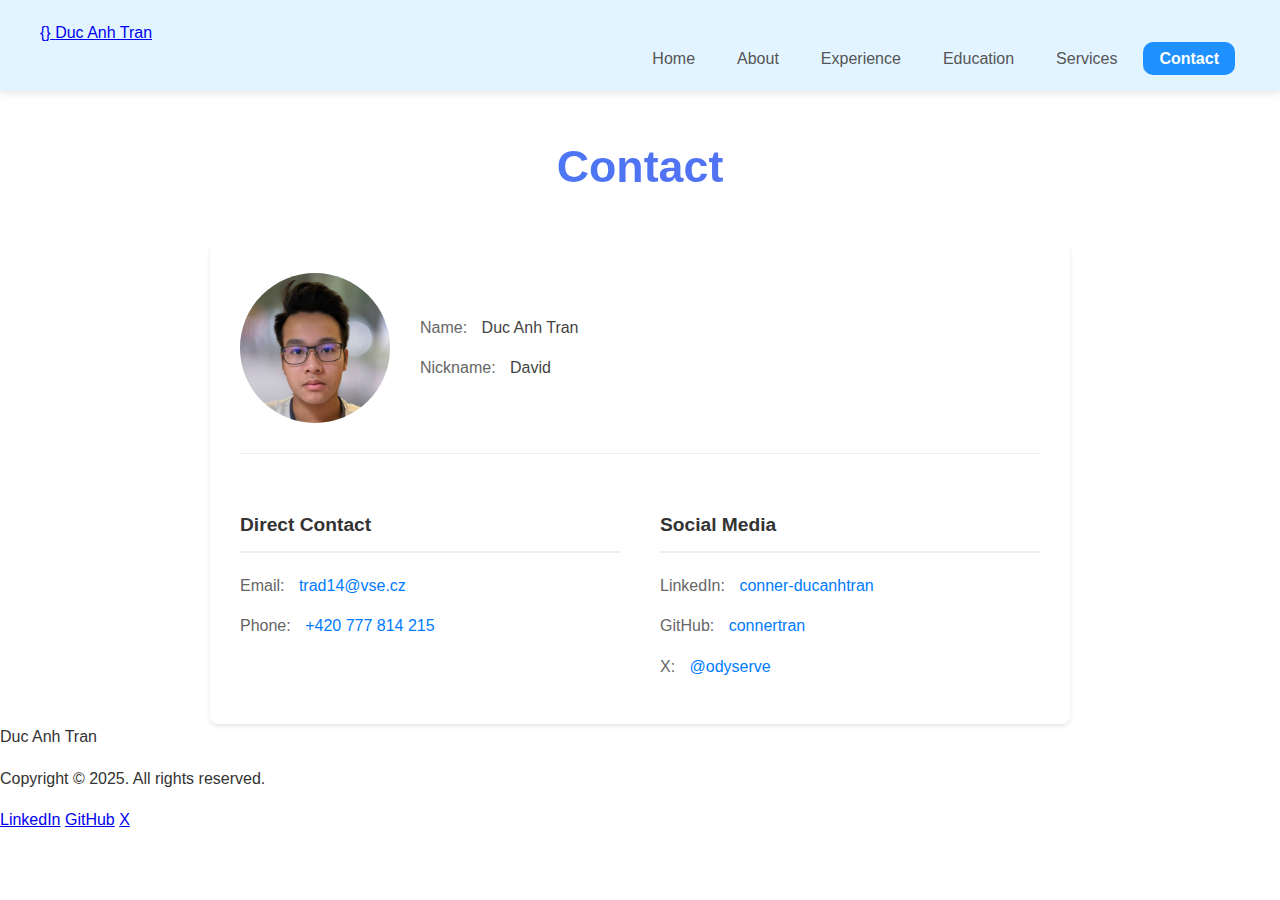
<file: contact.html>
<!DOCTYPE html>
<html lang="en">
  <head>
    <meta charset="UTF-8" />
    <meta name="viewport" content="width=device-width, initial-scale=1.0" />
    <meta name="author" content="Duc Anh Tran" />
    <title>Duc Anh Tran - Contact</title>
    <link rel="icon" type="image/png" href="images/favicon.png" />
    <link rel="stylesheet" href="css/sharing-components.css" media="all" />
    <link rel="stylesheet" href="css/contact.css" media="all" />
    <link rel="stylesheet" href="css/contact-print.css" media="print" />
  </head>
  <body>
    <nav class="nav-bar">
      <div class="nav-container">
        <a href="home.html" class="nav-bar-logo">
          <span class="nav-bar-icon">{}</span>
          <span>Duc Anh Tran</span>
        </a>
        <ul>
          <li><a class="nav-bar-link" href="home.html">Home</a></li>
          <li><a class="nav-bar-link" href="about.html">About</a></li>
          <li><a class="nav-bar-link" href="experience.html">Experience</a></li>
          <li><a class="nav-bar-link" href="education.html">Education</a></li>
          <li><a class="nav-bar-link" href="services.html">Services</a></li>
          <li>
            <a class="nav-bar-link link-active" href="contact.html">Contact</a>
          </li>
        </ul>
      </div>
    </nav>
    <main>
    <div id="contact-main-content" class="main-content">
      <h1 class="page-title">Contact</h1>

      <div class="contact-container">
        <div class="profile-section">
          <img
            class="profile-image"
            src="images/david-face.jpg"
            alt="David"
            title="David"
          />
          <div class="basic-info">
            <p class="info-item">
              <span class="label">Name:</span> Duc Anh Tran
            </p>
            <p class="info-item"><span class="label">Nickname:</span> David</p>
          </div>
        </div>

        <div class="contact-info">
          <div class="contact-group">
            <h2 class="contact-section-title">Direct Contact</h2>
            <p class="info-item">
              <span class="label">Email:</span>
              <a href="mailto:trad14@vse.cz" class="contact-link"
                >trad14@vse.cz</a
              >
            </p>
            <p class="info-item">
              <span class="label">Phone:</span>
              <a href="tel:+420777814215" class="contact-link"
                >+420 777 814 215</a
              >
            </p>
          </div>

          <div class="contact-group">
            <h2 class="contact-section-title">Social Media</h2>
            <p class="info-item">
              <span class="label">LinkedIn:</span>
              <a
                href="https://www.linkedin.com/in/conner-ducanhtran/"
                target="_blank"
                class="contact-link"
                >conner-ducanhtran</a
              >
            </p>
            <p class="info-item">
              <span class="label">GitHub:</span>
              <a
                href="https://github.com/connertran"
                target="_blank"
                class="contact-link"
                >connertran</a
              >
            </p>
            <p class="info-item">
              <span class="label">X:</span>
              <a
                href="https://x.com/odyserve"
                target="_blank"
                class="contact-link"
                >@odyserve</a
              >
            </p>
          </div>
        </div>
      </div>
    </div>
  </main>
    <footer class="footer-section">
      <div class="footer-div">
        <div class="footer-name">Duc Anh Tran</div>
        <div class="footer-content">
          <p>Copyright © 2025. All rights reserved.</p>
        </div>
        <div class="footer-social-media">
          <a
            href="https://www.linkedin.com/in/conner-ducanhtran/"
            target="_blank"
            class="footer-social-media-link"
            >LinkedIn</a
          >
          <a
            href="https://github.com/connertran"
            target="_blank"
            class="footer-social-media-link"
            >GitHub</a
          >
          <a
            href="https://x.com/odyserve"
            target="_blank"
            class="footer-social-media-link"
            >X</a
          >
        </div>
      </div>
    </footer>
  </body>
</html>
</file>
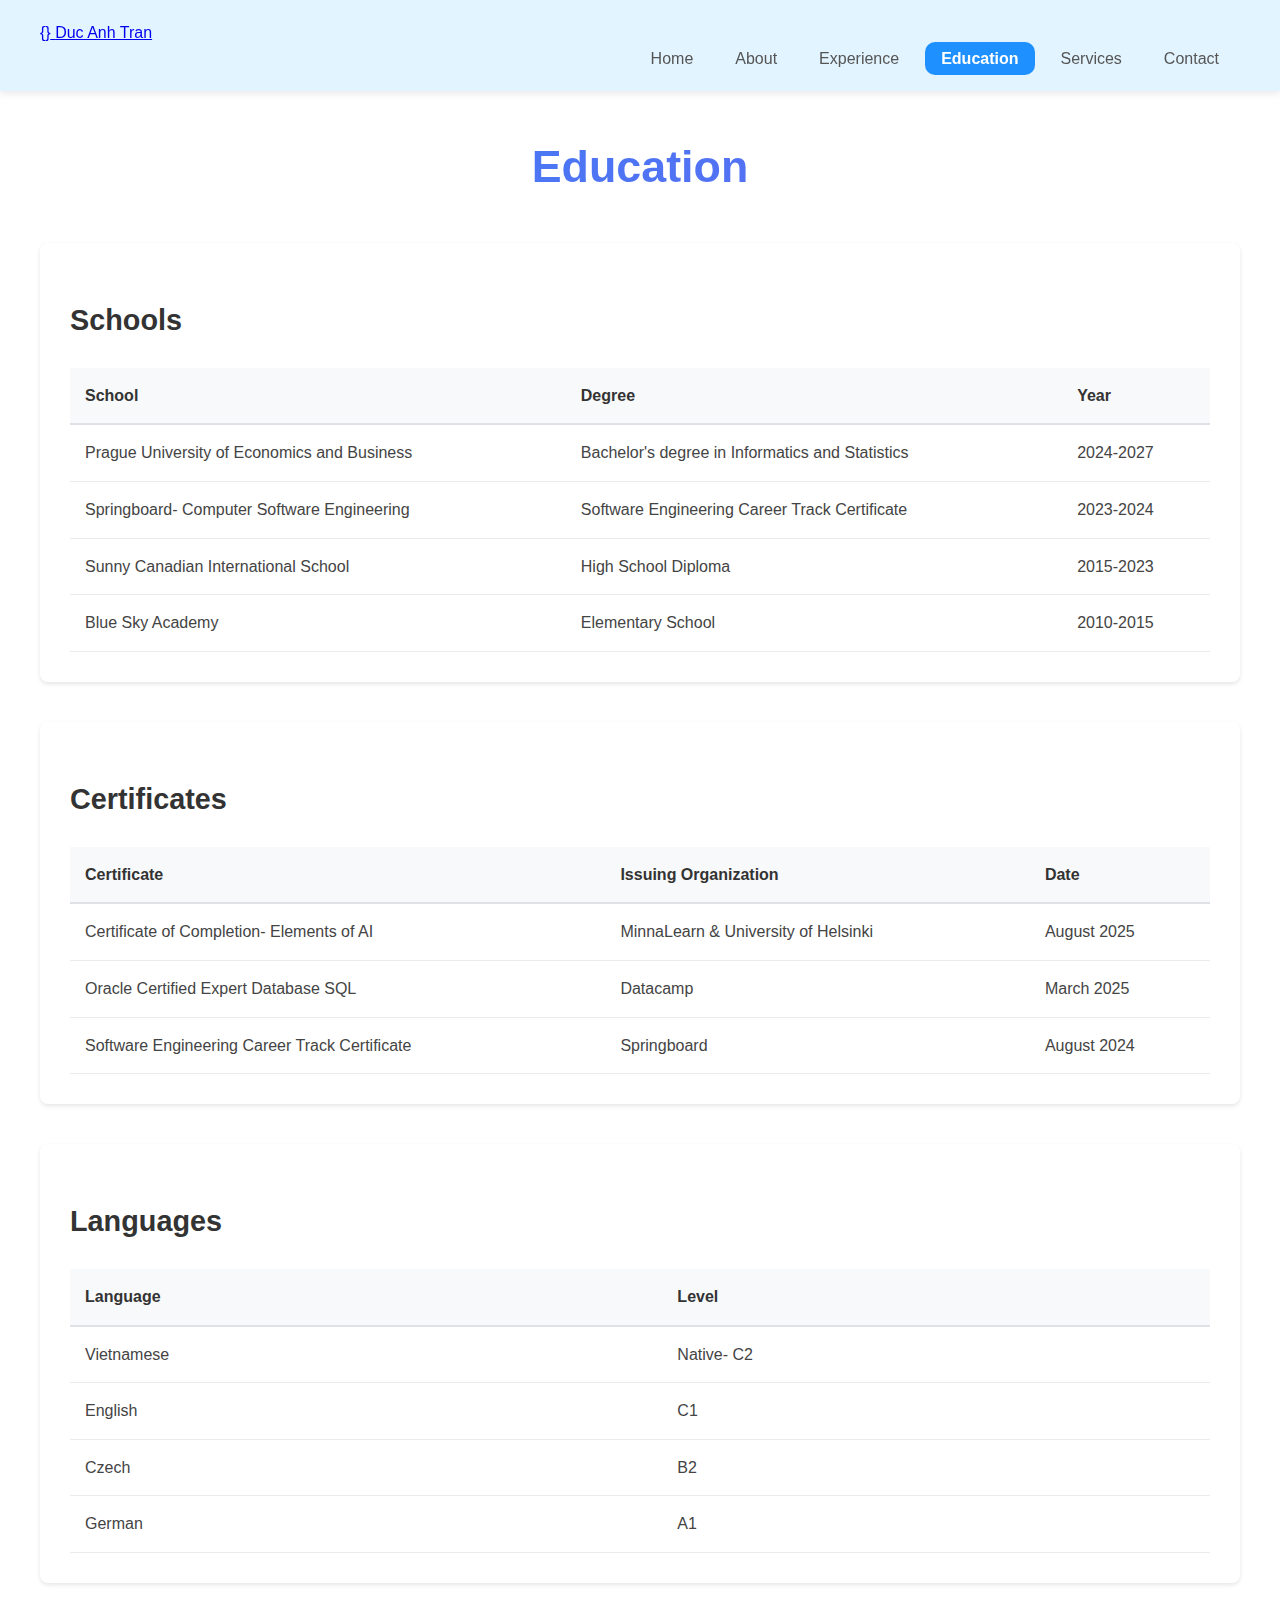
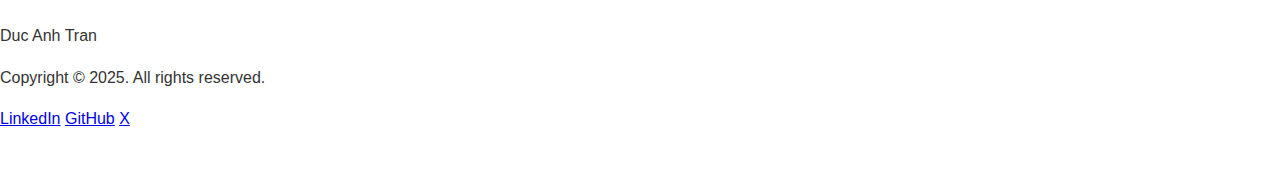
<file: education.html>
<!DOCTYPE html>
<html lang="en">
  <head>
    <meta charset="UTF-8" />
    <meta name="viewport" content="width=device-width, initial-scale=1.0" />
    <meta name="author" content="Duc Anh Tran" />
    <title>Duc Anh Tran - Education</title>
    <link rel="icon" type="image/png" href="images/favicon.png" />
    <link rel="stylesheet" href="css/sharing-components.css" media="all" />
    <link rel="stylesheet" href="css/education.css" media="all" />
    <link rel="stylesheet" href="css/education-print.css" media="print" />
  </head>
  <body>
    <nav class="nav-bar">
      <div class="nav-container">
        <a href="home.html" class="nav-bar-logo">
          <span class="nav-bar-icon">{}</span>
          <span>Duc Anh Tran</span>
        </a>
        <ul>
          <li><a class="nav-bar-link" href="home.html">Home</a></li>
          <li><a class="nav-bar-link" href="about.html">About</a></li>
          <li><a class="nav-bar-link" href="experience.html">Experience</a></li>
          <li>
            <a class="nav-bar-link link-active" href="education.html"
              >Education</a
            >
          </li>
          <li><a class="nav-bar-link" href="services.html">Services</a></li>
          <li><a class="nav-bar-link" href="contact.html">Contact</a></li>
        </ul>
      </div>
    </nav>
    <main>
    <div class="main-content">
      <h1 class="page-title">Education</h1>
      <section class="education-section">
        <h2 class="section-title">Schools</h2>
        <table class="education-table">
          <thead>
            <tr class="table-header">
              <th class="header-cell">School</th>
              <th class="header-cell">Degree</th>
              <th class="header-cell">Year</th>
            </tr>
          </thead>
          <tbody>
            <tr class="table-row">
              <td class="school-name">
                Prague University of Economics and Business
              </td>
              <td class="degree-name">
                Bachelor's degree in Informatics and Statistics
              </td>
              <td class="year">2024-2027</td>
            </tr>
            <tr class="table-row">
              <td class="school-name">
                Springboard- Computer Software Engineering
              </td>
              <td class="degree-name">
                Software Engineering Career Track Certificate
              </td>
              <td class="year">2023-2024</td>
            </tr>
            <tr class="table-row">
              <td class="school-name">Sunny Canadian International School</td>
              <td class="degree-name">High School Diploma</td>
              <td class="year">2015-2023</td>
            </tr>
            <tr class="table-row">
              <td class="school-name">Blue Sky Academy</td>
              <td class="degree-name">Elementary School</td>
              <td class="year">2010-2015</td>
            </tr>
          </tbody>
        </table>
      </section>
      <section class="education-section">
        <h2 class="section-title">Certificates</h2>
        <table class="education-table">
          <thead>
            <tr class="table-header">
              <th class="header-cell">Certificate</th>
              <th class="header-cell">Issuing Organization</th>
              <th class="header-cell">Date</th>
            </tr>
          </thead>
          <tbody>
            <tr class="table-row">
              <td class="cert-name">
                Certificate of Completion- Elements of AI
              </td>
              <td class="org-name">MinnaLearn & University of Helsinki</td>
              <td class="date">August 2025</td>
            </tr>
            <tr class="table-row">
              <td class="cert-name">Oracle Certified Expert Database SQL</td>
              <td class="org-name">Datacamp</td>
              <td class="date">March 2025</td>
            </tr>
            <tr class="table-row">
              <td class="cert-name">
                Software Engineering Career Track Certificate
              </td>
              <td class="org-name">Springboard</td>
              <td class="date">August 2024</td>
            </tr>
          </tbody>
        </table>
      </section>
      <section class="education-section">
        <h2 class="section-title">Languages</h2>
        <table class="education-table">
          <thead>
            <tr class="table-header">
              <th class="header-cell">Language</th>
              <th class="header-cell">Level</th>
            </tr>
          </thead>
          <tbody>
            <tr class="table-row">
              <td class="language-name">Vietnamese</td>
              <td class="language-level">Native- C2</td>
            </tr>
            <tr class="table-row">
              <td class="language-name">English</td>
              <td class="language-level">C1</td>
            </tr>
            <tr class="table-row">
              <td class="language-name">Czech</td>
              <td class="language-level">B2</td>
            </tr>
            <tr class="table-row">
              <td class="language-name">German</td>
              <td class="language-level">A1</td>
            </tr>
          </tbody>
        </table>
      </section>
    </div>
    </main>
    <footer class="footer-section">
      <div class="footer-div">
        <div class="footer-name">Duc Anh Tran</div>
        <div class="footer-content">
          <p>Copyright © 2025. All rights reserved.</p>
        </div>
        <div class="footer-social-media">
          <a
            href="https://www.linkedin.com/in/conner-ducanhtran/"
            target="_blank"
            class="footer-social-media-link"
            >LinkedIn</a
          >
          <a
            href="https://github.com/connertran"
            target="_blank"
            class="footer-social-media-link"
            >GitHub</a
          >
          <a
            href="https://x.com/odyserve"
            target="_blank"
            class="footer-social-media-link"
            >X</a
          >
        </div>
      </div>
    </footer>
  </body>
</html>
</file>
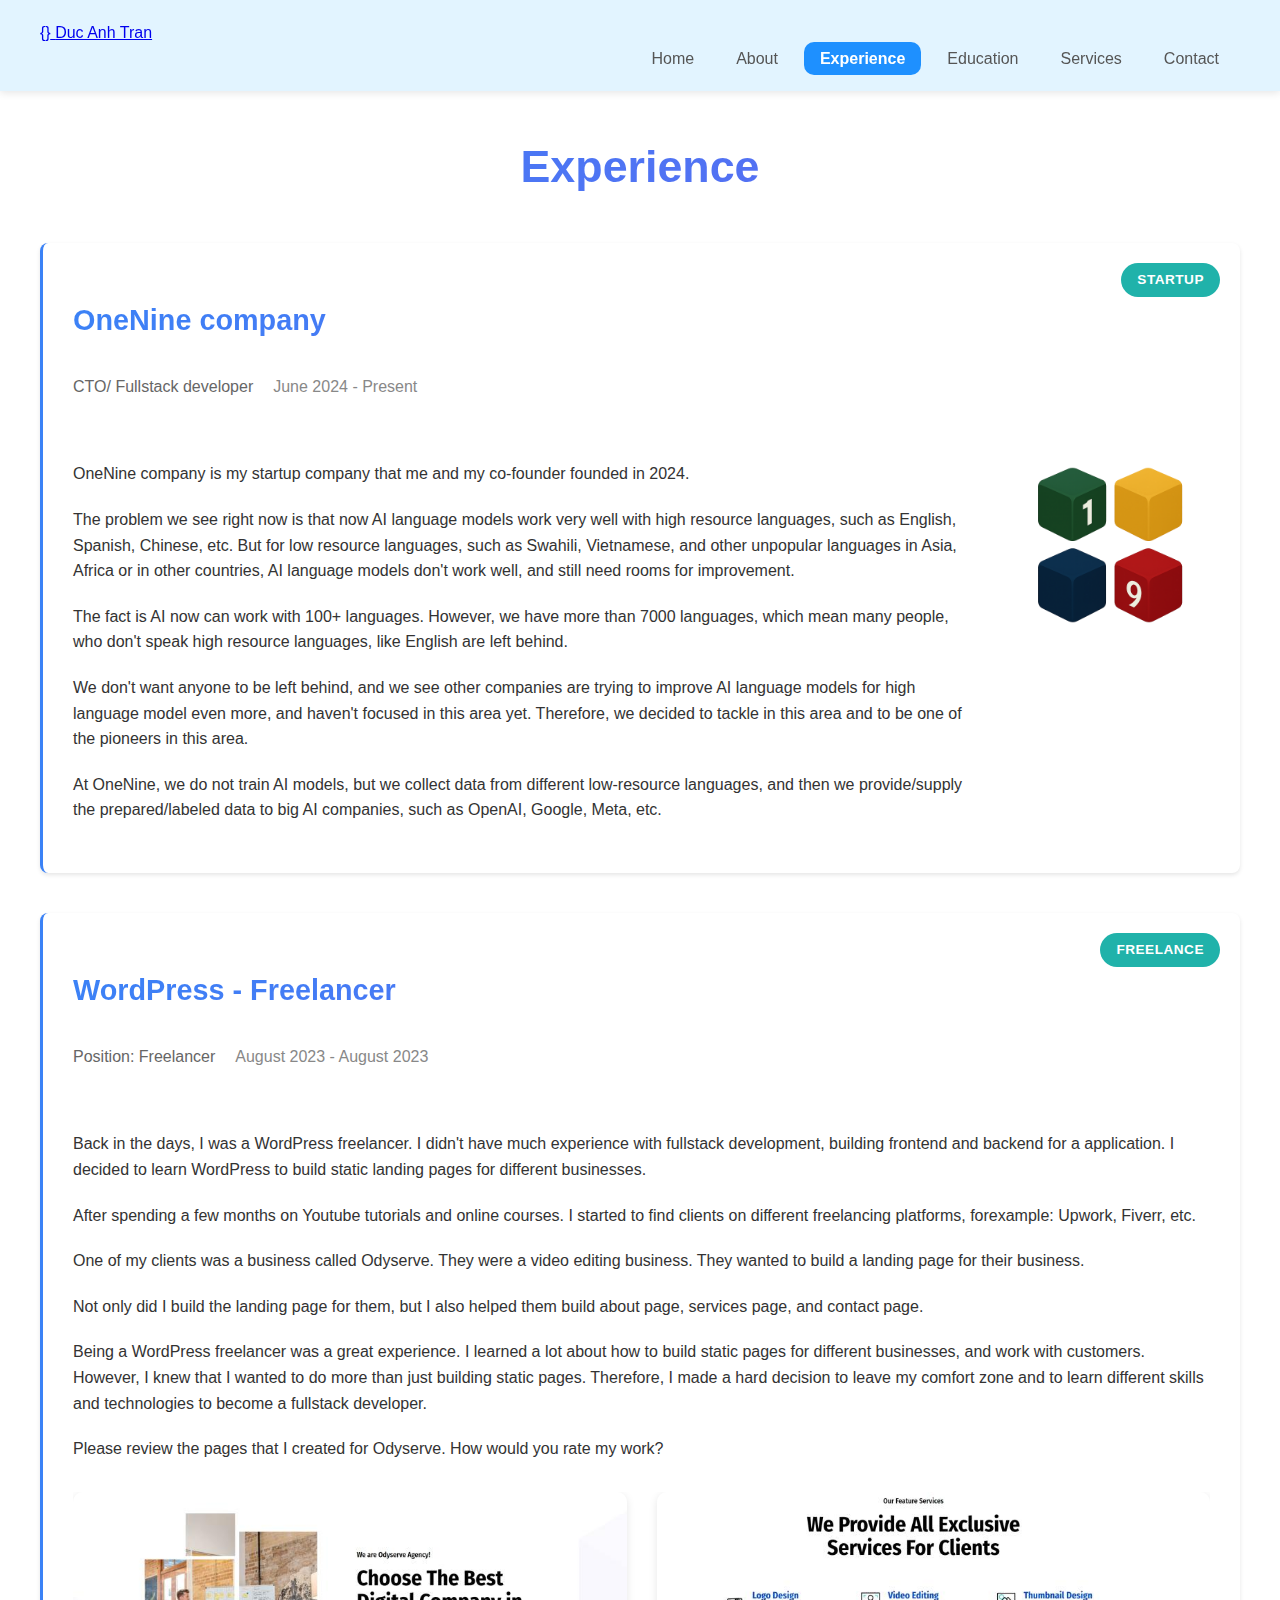
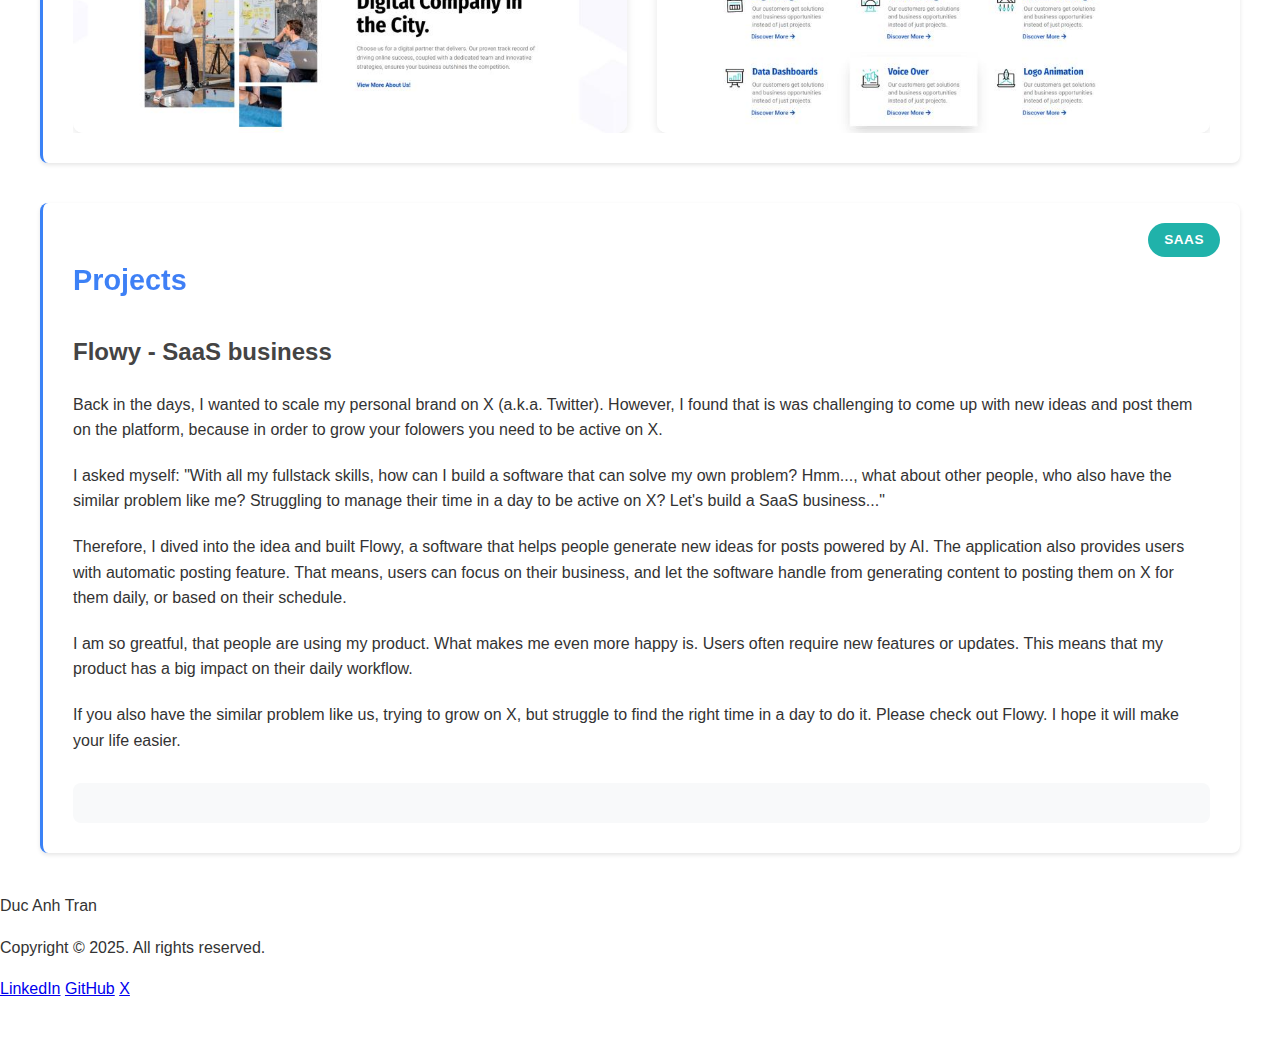
<file: experience.html>
<!DOCTYPE html>
<html lang="en">
  <head>
    <meta charset="UTF-8" />
    <meta name="viewport" content="width=device-width, initial-scale=1.0" />
    <meta name="author" content="Duc Anh Tran" />
    <title>Duc Anh Tran - Experience</title>
    <link rel="icon" type="image/png" href="images/favicon.png" />
    <!-- embeding my video from wistia -->
    <script src="https://fast.wistia.com/player.js" async></script>
    <script
      src="https://fast.wistia.com/embed/qmnuwq3lpt.js"
      async
      type="module"
    ></script>
    <link rel="stylesheet" href="css/sharing-components.css" media="all" />
    <link rel="stylesheet" href="css/experience.css" media="all" />
    <link rel="stylesheet" href="css/experience-print.css" media="print" />
  </head>
  <body>
    <nav class="nav-bar">
      <div class="nav-container">
        <a href="home.html" class="nav-bar-logo">
          <span class="nav-bar-icon">{}</span>
          <span>Duc Anh Tran</span>
        </a>
        <ul>
          <li><a class="nav-bar-link" href="home.html">Home</a></li>
          <li><a class="nav-bar-link" href="about.html">About</a></li>
          <li>
            <a class="nav-bar-link link-active" href="experience.html"
              >Experience</a
            >
          </li>
          <li><a class="nav-bar-link" href="education.html">Education</a></li>
          <li><a class="nav-bar-link" href="services.html">Services</a></li>
          <li><a class="nav-bar-link" href="contact.html">Contact</a></li>
        </ul>
      </div>
    </nav>
    <main>
    <div class="main-content">
      <h1 class="page-title">Experience</h1>
      <section class="experience-section">
        <span class="experience-badge">STARTUP</span>
        <div class="experience-header">
          <h2>OneNine company</h2>
          <div class="position-info">
            <p class="position-title">CTO/ Fullstack developer</p>
            <p class="position-date">June 2024 - Present</p>
          </div>
        </div>
        <article class="experience-content">
          <div class="text-content">
            <p>
              OneNine company is my startup company that me and my co-founder
              founded in 2024.
            </p>
            <p>
              The problem we see right now is that now AI language models work
              very well with high resource languages, such as English, Spanish,
              Chinese, etc. But for low resource languages, such as Swahili,
              Vietnamese, and other unpopular languages in Asia, Africa or in
              other countries, AI language models don't work well, and still
              need rooms for improvement.
            </p>
            <p>
              The fact is AI now can work with 100+ languages. However, we have
              more than 7000 languages, which mean many people, who don't speak
              high resource languages, like English are left behind.
            </p>
            <p>
              We don't want anyone to be left behind, and we see other companies
              are trying to improve AI language models for high language model
              even more, and haven't focused in this area yet. Therefore, we
              decided to tackle in this area and to be one of the pioneers in
              this area.
            </p>
            <p>
              At OneNine, we do not train AI models, but we collect data from
              different low-resource languages, and then we provide/supply the
              prepared/labeled data to big AI companies, such as OpenAI, Google,
              Meta, etc.
            </p>
          </div>
          <div class="company-logo">
            <img
              id="onenine-logo"
              src="images/onenine-logo.png"
              alt="OneNine-logo"
              title="OneNine company logo"
            />
          </div>
        </article>
      </section>
      <section class="experience-section">
        <span class="experience-badge">FREELANCE</span>
        <div class="experience-header">
          <h2>WordPress - Freelancer</h2>
          <div class="position-info">
            <p class="position-title">Position: Freelancer</p>
            <p class="position-date">August 2023 - August 2023</p>
          </div>
        </div>
        <article class="experience-content">
          <div class="text-content">
            <p>
              Back in the days, I was a WordPress freelancer. I didn't have much
              experience with fullstack development, building frontend and
              backend for a application. I decided to learn WordPress to build
              static landing pages for different businesses.
            </p>
            <p>
              After spending a few months on Youtube tutorials and online
              courses. I started to find clients on different freelancing
              platforms, forexample: Upwork, Fiverr, etc.
            </p>
            <p>
              One of my clients was a business called Odyserve. They were a
              video editing business. They wanted to build a landing page for
              their business.
            </p>
            <p>
              Not only did I build the landing page for them, but I also helped
              them build about page, services page, and contact page.
            </p>
            <p>
              Being a WordPress freelancer was a great experience. I learned a
              lot about how to build static pages for different businesses, and
              work with customers. However, I knew that I wanted to do more than
              just building static pages. Therefore, I made a hard decision to
              leave my comfort zone and to learn different skills and
              technologies to become a fullstack developer.
            </p>
            <p>
              Please review the pages that I created for Odyserve. How would you
              rate my work?
            </p>
            <!-- Todo: add a form to rate my work -->
            <div class="project-images">
              <img
                src="images/odyserve-page.jpeg"
                alt="Odyserve-page"
                title="Odyserve page"
              />
              <img
                src="images/odyserve-page-services.jpeg"
                alt="Odyserve-page"
                title="Odyserve about page"
              />
            </div>
          </div>
        </article>
      </section>
      <section class="experience-section">
        <span class="experience-badge">SAAS</span>
        <div class="experience-header">
          <h2>Projects</h2>
        </div>
        <article class="project-content">
          <div class="project-header">
            <h3>Flowy - SaaS business</h3>
          </div>
          <div class="text-content">
            <p>
              Back in the days, I wanted to scale my personal brand on X (a.k.a.
              Twitter). However, I found that is was challenging to come up with
              new ideas and post them on the platform, because in order to grow
              your folowers you need to be active on X.
            </p>
            <p>
              I asked myself: "With all my fullstack skills, how can I build a
              software that can solve my own problem? Hmm..., what about other
              people, who also have the similar problem like me? Struggling to
              manage their time in a day to be active on X? Let's build a SaaS
              business..."
            </p>
            <p>
              Therefore, I dived into the idea and built Flowy, a software that
              helps people generate new ideas for posts powered by AI. The
              application also provides users with automatic posting feature.
              That means, users can focus on their business, and let the
              software handle from generating content to posting them on X for
              them daily, or based on their schedule.
            </p>
            <p>
              I am so greatful, that people are using my product. What makes me
              even more happy is. Users often require new features or updates.
              This means that my product has a big impact on their daily
              workflow.
            </p>
            <p>
              If you also have the similar problem like us, trying to grow on X,
              but struggle to find the right time in a day to do it. Please
              check out Flowy. I hope it will make your life easier.
            </p>
          </div>
          <div class="project-demo">
            <wistia-player
              media-id="qmnuwq3lpt"
              aspect="1.8604651162790697"
            ></wistia-player>
          </div>
        </article>
      </section>
    </div>
    </main>
    <footer class="footer-section">
      <div class="footer-div">
        <div class="footer-name">Duc Anh Tran</div>
        <div class="footer-content">
          <p>Copyright © 2025. All rights reserved.</p>
        </div>
        <div class="footer-social-media">
          <a
            href="https://www.linkedin.com/in/conner-ducanhtran/"
            target="_blank"
            class="footer-social-media-link"
            >LinkedIn</a
          >
          <a
            href="https://github.com/connertran"
            target="_blank"
            class="footer-social-media-link"
            >GitHub</a
          >
          <a
            href="https://x.com/odyserve"
            target="_blank"
            class="footer-social-media-link"
            >X</a
          >
        </div>
      </div>
    </footer>
  </body>
</html>
</file>
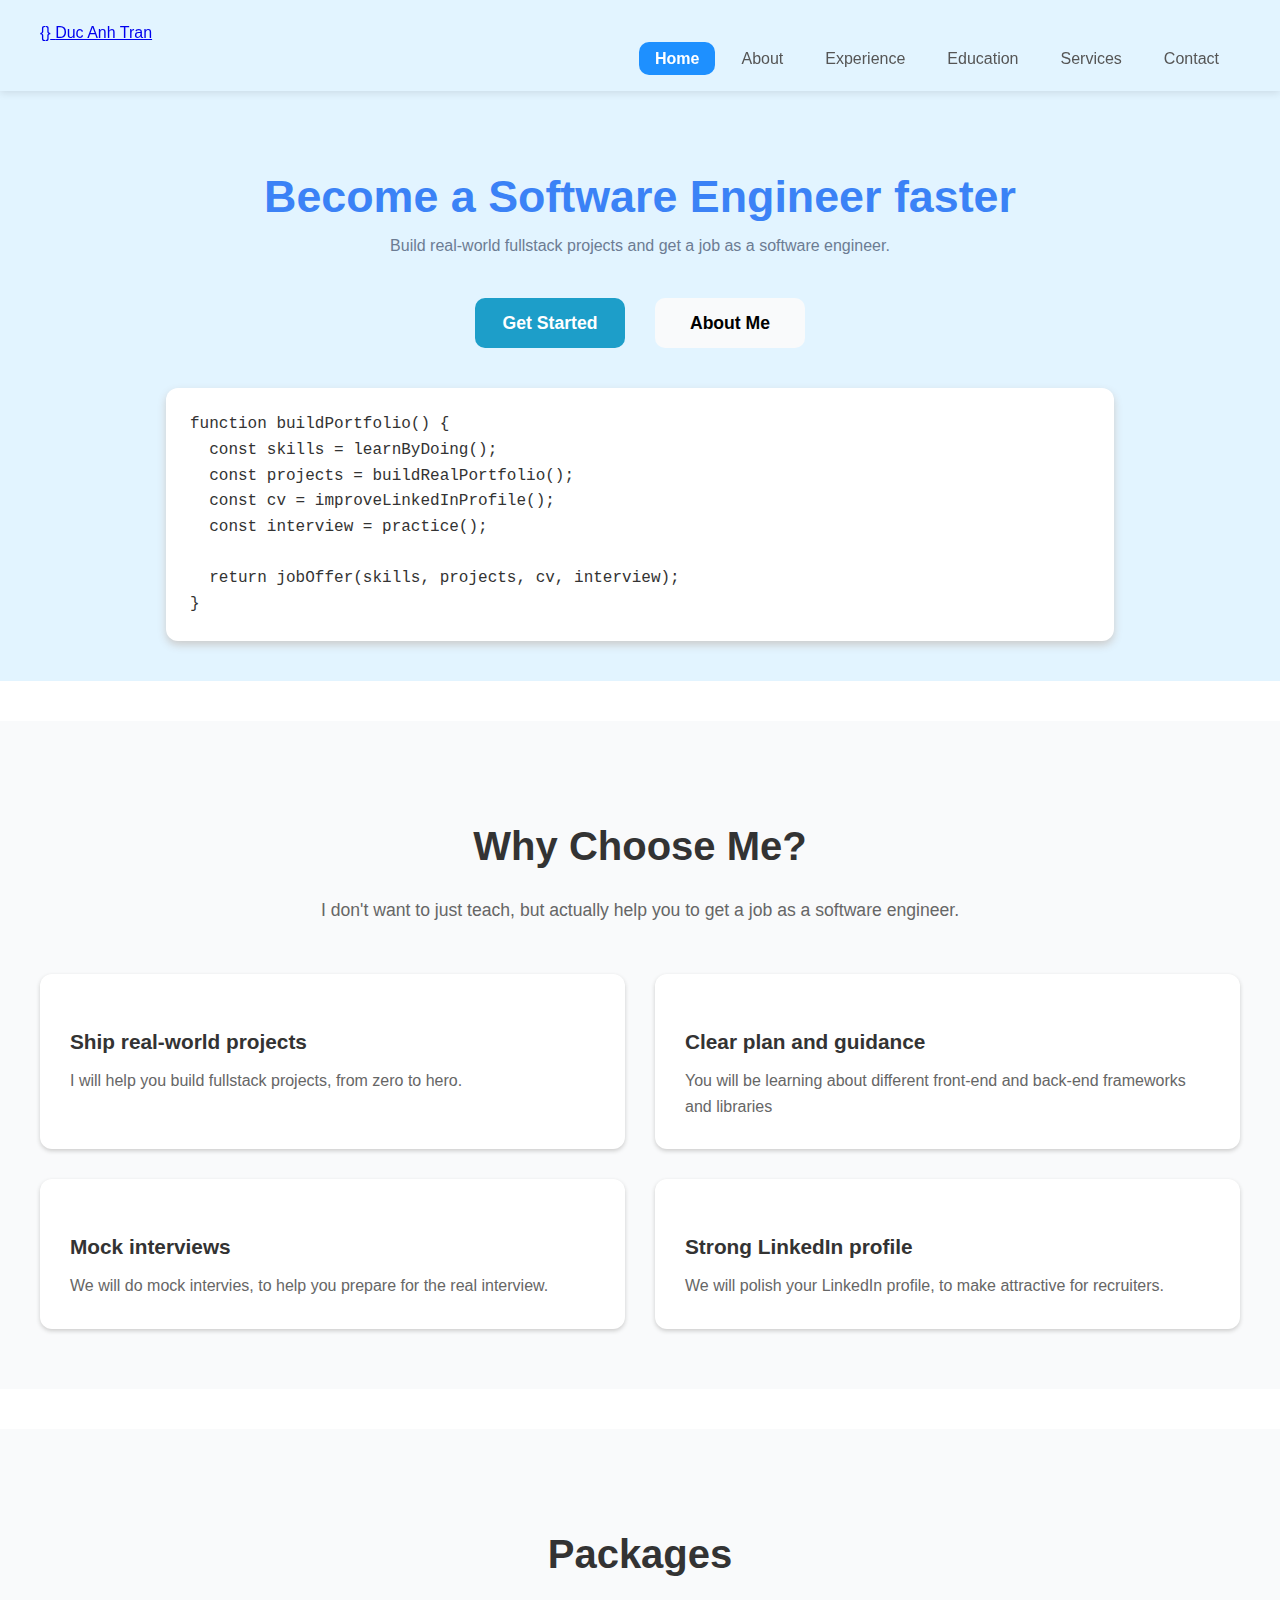
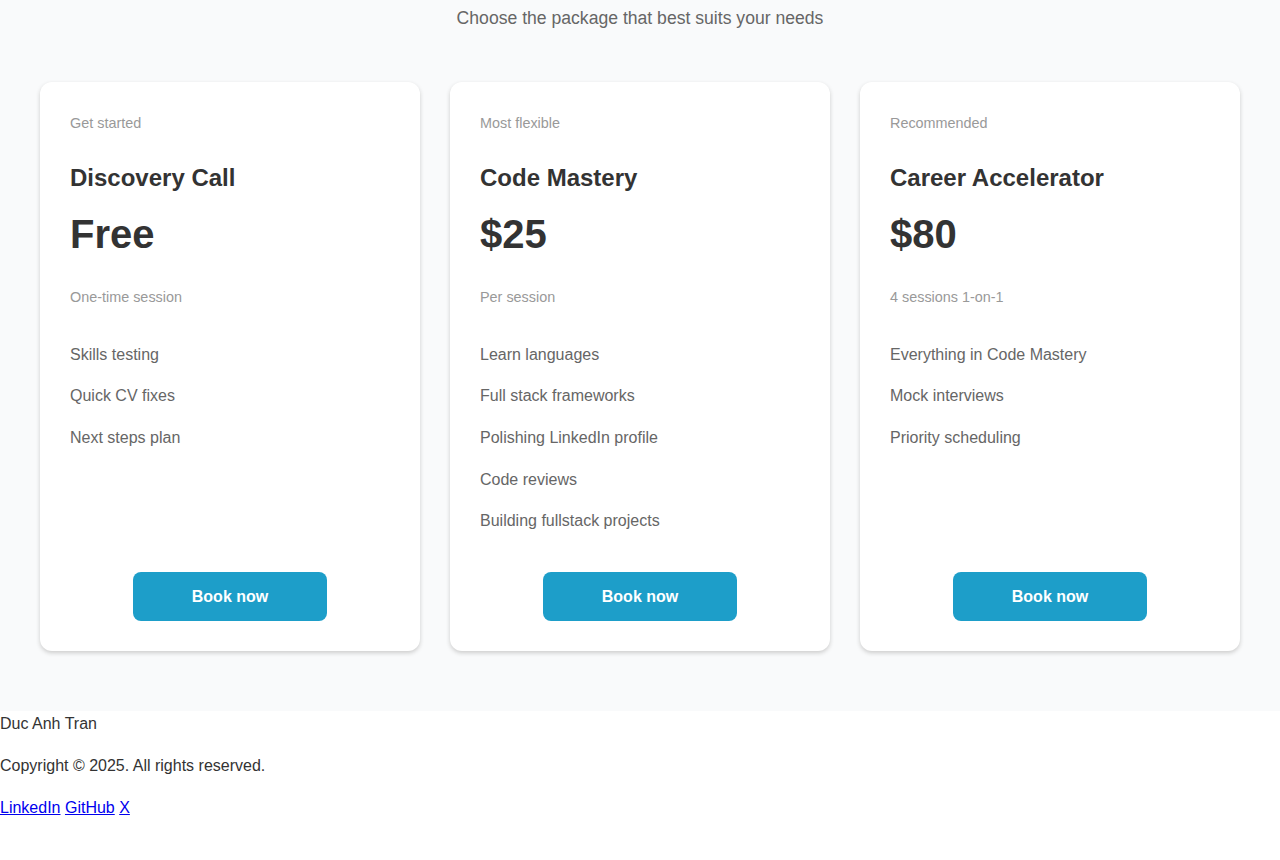
<file: home.html>
<!DOCTYPE html>
<html lang="en">
  <head>
    <meta charset="UTF-8" />
    <meta name="viewport" content="width=device-width, initial-scale=1.0" />
    <meta name="author" content="Duc Anh Tran" />
    <title>Duc Anh Tran - Home</title>
    <link rel="icon" type="image/png" href="/images/favicon.png" />
    <link rel="stylesheet" href="css/sharing-components.css" media="all" />
    <link rel="stylesheet" href="css/home.css" media="all" />
    <link rel="stylesheet" href="css/home-print.css" media="print" />
  </head>
  <body>
    <nav class="nav-bar">
      <div class="nav-container">
        <a href="home.html" class="nav-bar-logo">
          <span class="nav-bar-icon">{}</span>
          <span>Duc Anh Tran</span>
        </a>
        <ul>
          <li>
            <a class="nav-bar-link link-active" href="home.html">Home</a>
          </li>
          <li><a class="nav-bar-link" href="about.html">About</a></li>
          <li><a class="nav-bar-link" href="experience.html">Experience</a></li>
          <li><a class="nav-bar-link" href="education.html">Education</a></li>
          <li><a class="nav-bar-link" href="services.html">Services</a></li>
          <li><a class="nav-bar-link" href="contact.html">Contact</a></li>
        </ul>
      </div>
    </nav>
    <main>
    <section class="home-hero-section">
      <div class="home-hero-content">
        <h1 class="home-hero-title">Become a Software Engineer faster</h1>
        <p class="home-hero-subtitle">
          Build real-world fullstack projects and get a job as a software
          engineer.
        </p>
        <div class="home-hero-buttons">
          <a
            href="https://calendly.com/conner-tran/45min"
            target="_blank"
            id="get-started-btn"
            class="hero-btn"
            >Get Started</a
          >
          <a href="about.html" id="about-me-btn" class="hero-btn">About Me</a>
        </div>
        <div class="hero-code-illustration">
          <pre><code>function buildPortfolio() {
  const skills = learnByDoing();
  const projects = buildRealPortfolio();
  const cv = improveLinkedInProfile();
  const interview = practice();

  return jobOffer(skills, projects, cv, interview);
}</code></pre>
        </div>
      </div>
    </section>
    <section class="why-choose-me-section">
      <div class="why-choose-me-content">
        <h2 class="why-choose-me-title">Why Choose Me?</h2>
        <p class="why-choose-me-subtitle">
          I don't want to just teach, but actually help you to get a job as a
          software engineer.
        </p>
        <div class="why-choose-me-features">
          <div class="why-choose-me-feature">
            <h3>Ship real-world projects</h3>
            <p>I will help you build fullstack projects, from zero to hero.</p>
          </div>

          <div class="why-choose-me-feature">
            <h3>Clear plan and guidance</h3>
            <p>
              You will be learning about different front-end and back-end
              frameworks and libraries
            </p>
          </div>

          <div class="why-choose-me-feature">
            <h3>Mock interviews</h3>
            <p>
              We will do mock intervies, to help you prepare for the real
              interview.
            </p>
          </div>

          <div class="why-choose-me-feature">
            <h3>Strong LinkedIn profile</h3>
            <p>
              We will polish your LinkedIn profile, to make attractive for
              recruiters.
            </p>
          </div>
        </div>
      </div>
    </section>
    <section class="home-packages-section">
      <div class="home-packages-div">
        <h2 class="packages-title">Packages</h2>
        <p class="packages-intro">
          Choose the package that best suits your needs
        </p>
        <div class="home-packages">
          <div class="home-package">
            <p class="package-header">Get started</p>
            <h3 class="package-title">Discovery Call</h3>
            <p class="package-price">Free</p>
            <p class="package-subtitle">One-time session</p>
            <ul class="package-features">
              <li>Skills testing</li>
              <li>Quick CV fixes</li>
              <li>Next steps plan</li>
            </ul>
            <div class="package-btn-container">
              <a
                href="https://calendly.com/conner-tran/45min"
                target="_blank"
                class="package-btn"
                >Book now</a
              >
            </div>
          </div>

          <div class="home-package package-featured">
            <p class="package-header">Most flexible</p>
            <h3 class="package-title">Code Mastery</h3>
            <p class="package-price">$25</p>
            <p class="package-subtitle">Per session</p>
            <ul class="package-features">
              <li>Learn languages</li>
              <li>Full stack frameworks</li>
              <li>Polishing LinkedIn profile</li>
              <li>Code reviews</li>
              <li>Building fullstack projects</li>
            </ul>
            <div class="package-btn-container">
              <a
                href="https://calendly.com/conner-tran/45min"
                target="_blank"
                class="package-btn"
                >Book now</a
              >
            </div>
          </div>

          <div class="home-package package-popular">
            <p class="package-header">Recommended</p>
            <h3 class="package-title">Career Accelerator</h3>
            <p class="package-price">$80</p>
            <p class="package-subtitle">4 sessions 1-on-1</p>
            <ul class="package-features">
              <li>Everything in Code Mastery</li>
              <li>Mock interviews</li>
              <li>Priority scheduling</li>
            </ul>
            <div class="package-btn-container">
              <a
                href="https://calendly.com/conner-tran/45min"
                target="_blank"
                class="package-btn"
                >Book now</a
              >
            </div>
          </div>
        </div>
      </div>
    </section>
    </main>
    <footer class="footer-section">
      <div class="footer-div">
        <div class="footer-name">Duc Anh Tran</div>
        <div class="footer-content">
          <p>Copyright © 2025. All rights reserved.</p>
        </div>
        <div class="footer-social-media">
          <a
            href="https://www.linkedin.com/in/conner-ducanhtran/"
            target="_blank"
            class="footer-social-media-link"
            >LinkedIn</a
          >
          <a
            href="https://github.com/connertran"
            target="_blank"
            class="footer-social-media-link"
            >GitHub</a
          >
          <a
            href="https://x.com/odyserve"
            target="_blank"
            class="footer-social-media-link"
            >X</a
          >
        </div>
      </div>
    </footer>
  </body>
</html>
</file>
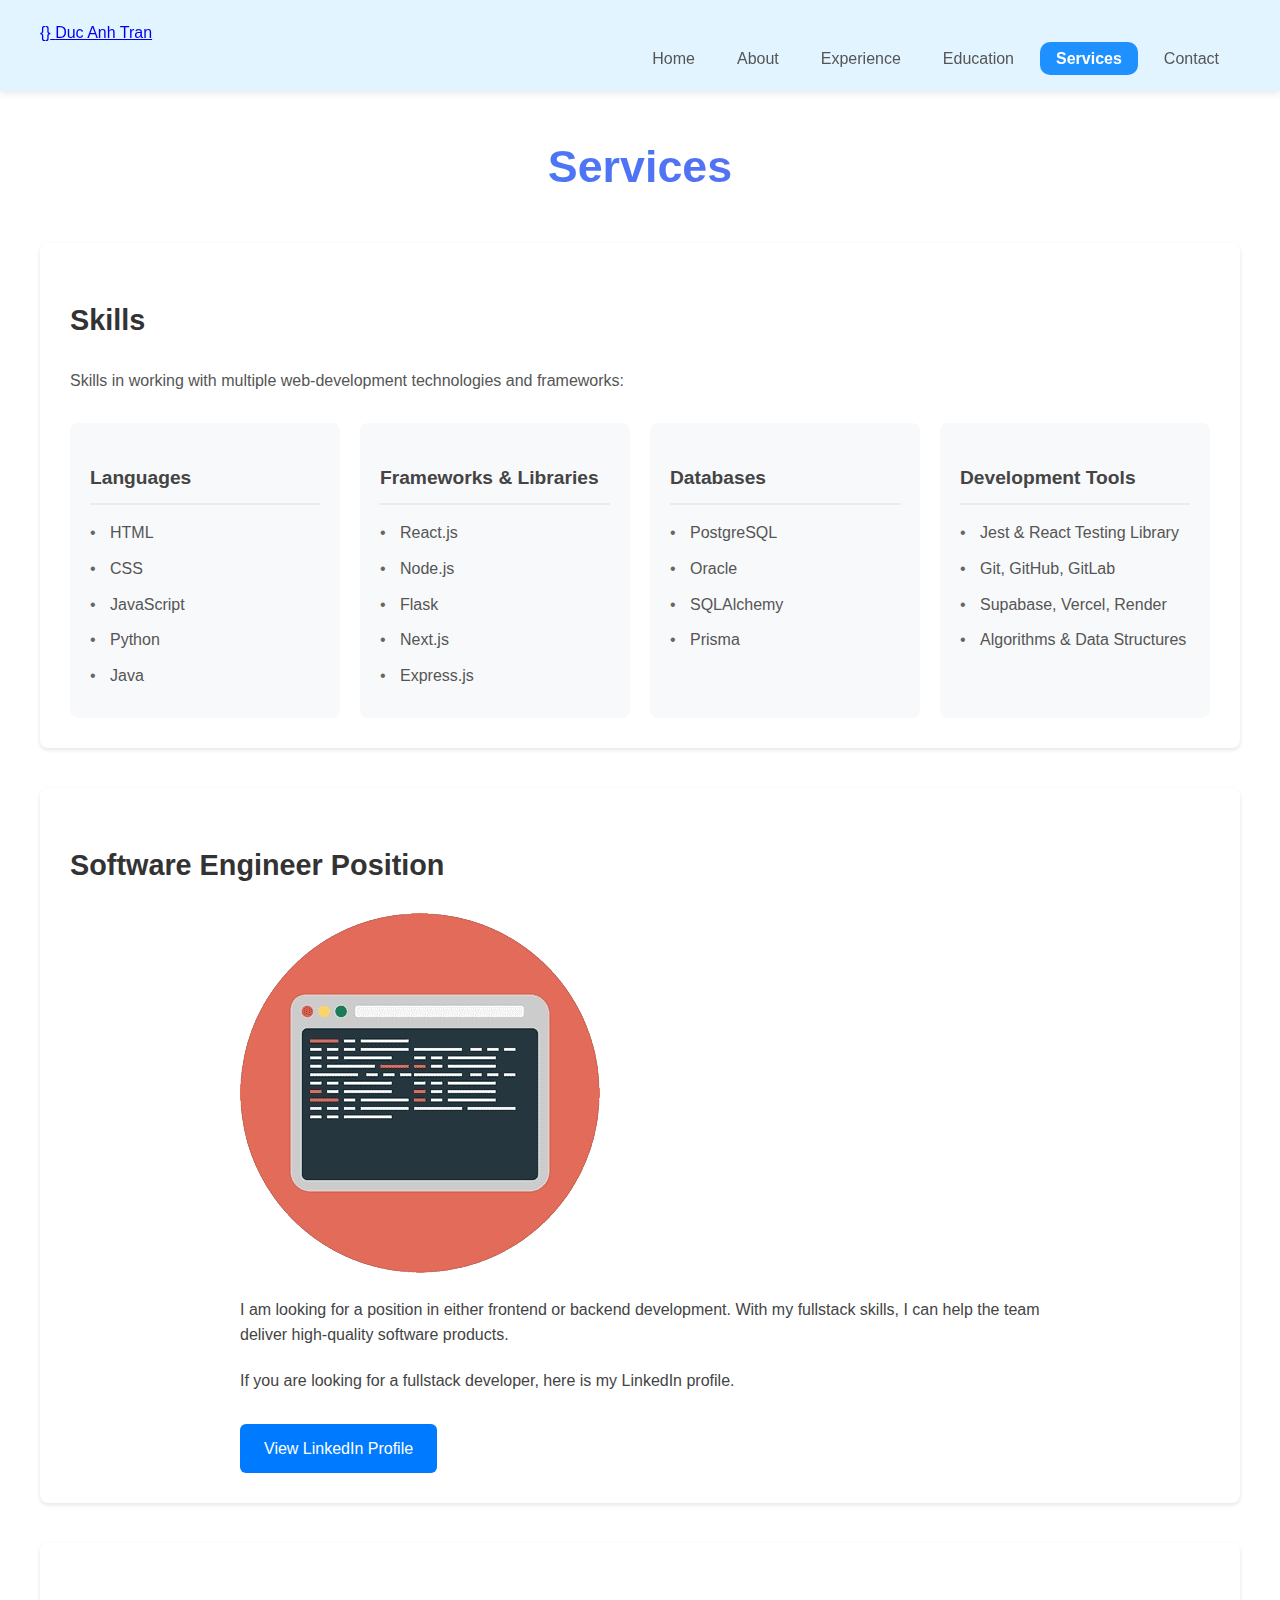
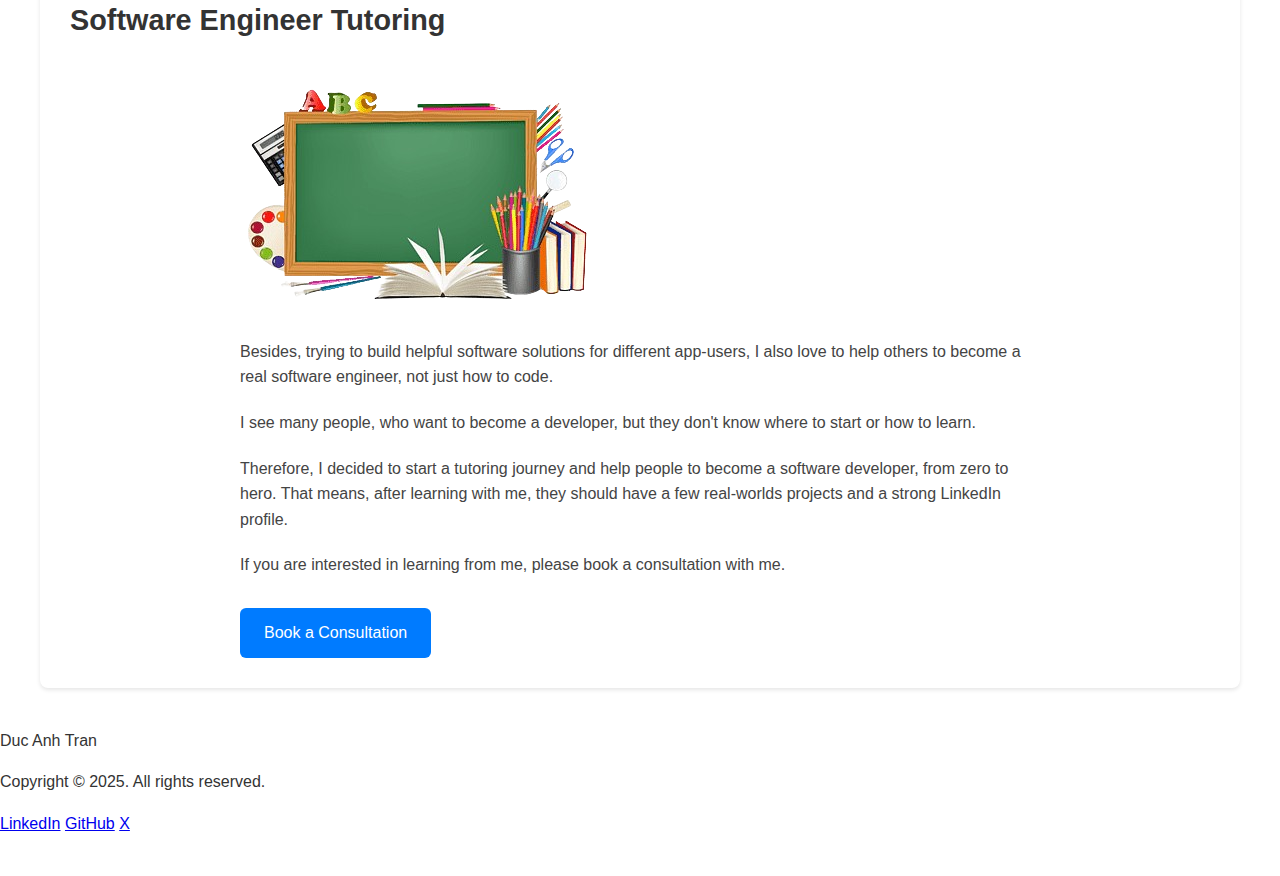
<file: services.html>
<!DOCTYPE html>
<html lang="en">
  <head>
    <meta charset="UTF-8" />
    <meta name="viewport" content="width=device-width, initial-scale=1.0" />
    <meta name="author" content="Duc Anh Tran" />
    <title>Duc Anh Tran - Services</title>
    <link rel="icon" type="image/png" href="images/favicon.png" />
    <link rel="stylesheet" href="css/sharing-components.css" media="all" />
    <link rel="stylesheet" href="css/services.css" media="all" />
    <link rel="stylesheet" href="css/services-print.css" media="print" />
  </head>
  <body>
    <nav class="nav-bar">
      <div class="nav-container">
        <a href="home.html" class="nav-bar-logo">
          <span class="nav-bar-icon">{}</span>
          <span>Duc Anh Tran</span>
        </a>
        <ul>
          <li><a class="nav-bar-link" href="home.html">Home</a></li>
          <li><a class="nav-bar-link" href="about.html">About</a></li>
          <li><a class="nav-bar-link" href="experience.html">Experience</a></li>
          <li><a class="nav-bar-link" href="education.html">Education</a></li>
          <li>
            <a class="nav-bar-link link-active" href="services.html"
              >Services</a
            >
          </li>
          <li><a class="nav-bar-link" href="contact.html">Contact</a></li>
        </ul>
      </div>
    </nav>
    <main>
    <div class="main-content">
      <h1 class="page-title">Services</h1>

      <section class="services-section">
        <h2 class="section-title">Skills</h2>
        <p class="section-intro">
          Skills in working with multiple web-development technologies and
          frameworks:
        </p>
        <div class="skills-grid">
          <div class="skill-category">
            <h3 class="skill-title">Languages</h3>
            <ul class="skill-list">
              <li>HTML</li>
              <li>CSS</li>
              <li>JavaScript</li>
              <li>Python</li>
              <li>Java</li>
            </ul>
          </div>
          <div class="skill-category">
            <h3 class="skill-title">Frameworks & Libraries</h3>
            <ul class="skill-list">
              <li>React.js</li>
              <li>Node.js</li>
              <li>Flask</li>
              <li>Next.js</li>
              <li>Express.js</li>
            </ul>
          </div>
          <div class="skill-category">
            <h3 class="skill-title">Databases</h3>
            <ul class="skill-list">
              <li>PostgreSQL</li>
              <li>Oracle</li>
              <li>SQLAlchemy</li>
              <li>Prisma</li>
            </ul>
          </div>
          <div class="skill-category">
            <h3 class="skill-title">Development Tools</h3>
            <ul class="skill-list">
              <li>Jest & React Testing Library</li>
              <li>Git, GitHub, GitLab</li>
              <li>Supabase, Vercel, Render</li>
              <li>Algorithms & Data Structures</li>
            </ul>
          </div>
        </div>
      </section>

      <section class="services-section">
        <h2 class="section-title">Software Engineer Position</h2>
        <div class="service-content">
          <img
            class="service-image"
            src="images/coding-thumbnail.png"
            alt="Software Engineering image"
            title="Software Engineering"
          />
          <div class="service-text">
            <p>
              I am looking for a position in either frontend or backend
              development. With my fullstack skills, I can help the team deliver
              high-quality software products.
            </p>
            <p>
              If you are looking for a fullstack developer, here is my LinkedIn
              profile.
            </p>
            <a
              href="https://www.linkedin.com/in/conner-ducanhtran/"
              class="cta-button"
              target="_blank"
              >View LinkedIn Profile</a
            >
          </div>
        </div>
      </section>

      <section class="services-section">
        <h2 class="section-title">Software Engineer Tutoring</h2>
        <div class="service-content">
          <img
            class="service-image"
            src="images/tutoring-thumbnail.png"
            alt="Software Engineering Tutoring image"
            title="Software Engineering Tutoring"
          />
          <div class="service-text">
            <p>
              Besides, trying to build helpful software solutions for different
              app-users, I also love to help others to become a real software
              engineer, not just how to code.
            </p>
            <p>
              I see many people, who want to become a developer, but they don't
              know where to start or how to learn.
            </p>
            <p>
              Therefore, I decided to start a tutoring journey and help people
              to become a software developer, from zero to hero. That means,
              after learning with me, they should have a few real-worlds
              projects and a strong LinkedIn profile.
            </p>
            <p>
              If you are interested in learning from me, please book a
              consultation with me.
            </p>
            <a href="https://calendly.com/conner-tran/45min" class="cta-button"
              target="_blank"
              >Book a Consultation</a
            >
          </div>
        </div>
      </section>
    </div>
    </main>
    <footer class="footer-section">
      <div class="footer-div">
        <div class="footer-name">Duc Anh Tran</div>
        <div class="footer-content">
          <p>Copyright © 2025. All rights reserved.</p>
        </div>
        <div class="footer-social-media">
          <a
            href="https://www.linkedin.com/in/conner-ducanhtran/"
            target="_blank"
            class="footer-social-media-link"
            >LinkedIn</a
          >
          <a
            href="https://github.com/connertran"
            target="_blank"
            class="footer-social-media-link"
            >GitHub</a
          >
          <a
            href="https://x.com/odyserve"
            target="_blank"
            class="footer-social-media-link"
            >X</a
          >
        </div>
      </div>
    </footer>
  </body>
</html>
</file>
<file: css/sharing-components.css>
body {
  margin: 0;
  font-family: "Segoe UI", Arial, sans-serif;
  line-height: 1.6;
  color: #333;
  padding-bottom: 40px;
}

.nav-bar {
  padding: 20px 0;
  margin-bottom: 40px;
  background-color: #e2f4ff;
  width: 100%;
  position: sticky;
  top: 0;
  z-index: 1000;
  box-shadow: 0 2px 8px rgba(0, 0, 0, 0.1);
}

.nav-bar .nav-container {
  max-width: 1200px;
  margin: 0 auto;
  padding: 0 20px;
}

.nav-bar .nav-container {
  max-width: 1200px;
  margin: 0 auto;
  padding: 0 20px;
}

.nav-bar ul {
  display: flex;
  flex-direction: row;
  justify-content: flex-end;
  list-style-type: none;
  margin: 0;
  padding: 0;
}

.nav-bar-link {
  text-decoration: none;
  color: #555;
  font-weight: 500;
  padding: 8px 16px;
  border-radius: 10px;
  transition: all 0.2s ease;
}

.nav-bar-link:hover {
  color: white;
  background-color: #1e90ff;
}

.link-active {
  color: white;
  font-weight: 600;
  background-color: #1e90ff;
}

.nav-bar ul li {
  margin: 0 5px;
}

.page-title {
  text-align: center;
  background: linear-gradient(135deg, #3b82f6 0%, #6366f1 100%);
  -webkit-background-clip: text;
  -webkit-text-fill-color: transparent;
  background-clip: text;
  margin-bottom: 40px;
  font-size: 2.8rem;
}

.main-content {
  max-width: 1200px;
  margin: 0 auto;
  padding: 0 20px;
}
</file>
<file: css/contact.css>
.contact-container {
  max-width: 800px;
  width: 800px;
  margin: 0 auto;
  padding: 30px;
  background-color: #fff;
  border-radius: 8px;
  box-shadow: 0 2px 4px rgba(0, 0, 0, 0.1);
}

.profile-section {
  display: flex;
  align-items: center;
  margin-bottom: 40px;
  padding-bottom: 30px;
  border-bottom: 1px solid #eee;
}

.profile-image {
  width: 150px;
  height: 150px;
  border-radius: 50%;
  object-fit: cover;
  margin-right: 30px;
}

.contact-info {
  display: flex;
  gap: 40px;
}

.contact-group {
  flex: 1;
}

.contact-section-title {
  font-size: 1.2rem;
  color: #333;
  margin-bottom: 20px;
  padding-bottom: 10px;
  border-bottom: 2px solid #eee;
}

.info-item {
  margin: 15px 0;
  color: #444;
}

.label {
  font-weight: 500;
  color: #666;
  margin-right: 10px;
}

.contact-link {
  color: #007bff;
  text-decoration: none;
  transition: color 0.2s ease;
}

.contact-link:hover {
  color: #0056b3;
  text-decoration: underline;
}

@media screen and (max-width: 800px) and (max-height: 600px) {
  #contact-main-content {
    margin-bottom: 80px;
  }
  .contact-container {
    max-width: 800px;
    width: 90%;
  }
}
</file>
<file: css/contact-print.css>
@media print {
  body {
    color: black;
  }
  .nav-bar {
    display: none;
  }
  footer {
    display: none;
  }
  .page-title {
    text-align: left;
  }
  .contact-container {
    box-shadow: none;
  }
  .profile-section {
    border-bottom: none;
    margin-bottom: 0;
  }
  .contact-section-title {
    border-bottom: none;
  }
  .contact-info {
    display: flex;
    flex-direction: column;
    gap: 0;
  }
}
</file>
<file: css/education.css>
.education-section {
  margin: 40px 0;
  padding: 30px;
  background-color: #fff;
  border-radius: 8px;
  box-shadow: 0 2px 4px rgba(0, 0, 0, 0.1);
  transition: box-shadow 0.3s ease;
}

.education-section:hover {
  box-shadow: 0 2px 4px rgba(0, 0, 0, 0.3);
}

.section-title {
  color: #333;
  margin-bottom: 25px;
  font-size: 1.8rem;
}

/* Table styles */
.education-table {
  width: 100%;
  border-collapse: collapse;
  margin-top: 20px;
  background-color: #fff;
}

.header-cell {
  background-color: #f8f9fa;
  color: #333;
  font-weight: 600;
  text-align: left;
  padding: 15px;
  border-bottom: 2px solid #dee2e6;
}

.table-row {
  transition: background-color 0.2s ease;
}

.table-row:hover {
  background-color: #f8f9fa;
}

.table-row td {
  padding: 15px;
  border-bottom: 1px solid #e9ecef;
  color: #444;
}

/* School section specific styles */
.school-name {
  font-weight: 500;
  color: #333;
}

.degree-name {
  color: #444;
}

.year {
  color: #666;
}

/* Certificate section specific styles */
.cert-name {
  font-weight: 500;
  color: #333;
}

.org-name {
  color: #444;
}

.date {
  color: #666;
}

/* Language section specific styles */
.language-name {
  font-weight: 500;
  color: #333;
}

.language-level {
  font-weight: 500;
  color: #444;
}
</file>
<file: css/education-print.css>
@media print {
  body {
    color: black;
  }
  .nav-bar {
    display: none;
  }
  footer {
    display: none;
  }
  .main-content {
    padding: 0;
    margin: 0;
  }
  .page-title {
    text-align: left;
  }
  .education-section {
    margin: 20px 0;
    padding: 0;
    background-color: white;
    box-shadow: none;
    border-radius: 0;
  }
  .section-title {
    color: black;
    margin-bottom: 10px;
    font-size: 1.5rem;
  }
  .education-table {
    width: 100%;
    border-collapse: collapse;
    margin-top: 10px;
    border: 1px solid #ccc;
  }
  .header-cell {
    background-color: white;
    color: black;
    font-weight: 600;
    text-align: left;
    padding: 8px;
    border: 1px solid #ccc;
    border-bottom: 2px solid #000;
  }
  .table-row {
    background-color: white;
  }
  .table-row:hover {
    background-color: white;
  }
  .table-row td {
    padding: 8px;
    border: 1px solid #ccc;
    color: black;
  }
  .school-name,
  .cert-name,
  .language-name {
    color: black;
  }
  .degree-name,
  .org-name,
  .language-level {
    color: black;
  }
  .year,
  .date {
    color: black;
  }
}
</file>
<file: css/experience.css>
.experience-section {
  position: relative;
  margin: 40px 0;
  padding: 30px;
  background-color: #fff;
  border-radius: 8px;
  box-shadow: 0 2px 4px rgba(0, 0, 0, 0.1);
  border-left: 3px solid #3b82f6;
  transition: all 0.3s ease;
}

.experience-section:hover {
  transform: translateY(-4px);
  box-shadow: 0 8px 16px rgba(0, 0, 0, 0.2);
}

.experience-badge {
  position: absolute;
  top: 20px;
  right: 20px;
  background-color: #20b2aa;
  color: white;
  padding: 6px 16px;
  border-radius: 20px;
  font-size: 0.85rem;
  font-weight: 600;
  letter-spacing: 0.5px;
}

.experience-header {
  margin-bottom: 30px;
}

.experience-header h2 {
  background: linear-gradient(135deg, #3b82f6 0%, #6366f1 100%);
  -webkit-background-clip: text;
  -webkit-text-fill-color: transparent;
  background-clip: text;
  margin-bottom: 15px;
  font-size: 1.8rem;
}

.position-info {
  display: flex;
  flex-direction: row;
  gap: 20px;
  align-items: center;
  color: #555;
}

.position-title {
  font-weight: 500;
  color: #666;
}

.position-date {
  color: #888;
}

.experience-content {
  display: flex;
  gap: 40px;
  align-items: flex-start;
}

.text-content {
  flex: 1;
}

.text-content p {
  margin-bottom: 20px;
  line-height: 1.6;
}

.company-logo {
  flex-shrink: 0;
  display: flex;
  justify-content: center;
  align-items: flex-start;
}

#onenine-logo {
  max-width: 200px;
  margin: 0;
}

.project-images {
  display: flex;
  flex-direction: row;
  gap: 30px;
  margin-top: 30px;
  width: 100%;
  overflow: hidden;
  flex-wrap: wrap;
}

.project-images img {
  flex: 1;
  min-width: 0;
  max-width: 100%;
  height: auto;
  border-radius: 10px;
  box-shadow: 0 2px 8px rgba(0, 0, 0, 0.1);
  transition: transform 0.2s ease;
  object-fit: cover;
}

.project-images img:hover {
  transform: scale(1.02);
}

.project-content {
  margin-top: 20px;
}

.project-header {
  margin-bottom: 20px;
}

.project-header h3 {
  color: #444;
  font-size: 1.5rem;
  margin: 0;
}

.project-demo {
  margin-top: 30px;
  background-color: #f8f9fa;
  padding: 20px;
  border-radius: 8px;
}

/* Video imported from wistia */
wistia-player {
  width: 100%;
  max-width: 800px;
  margin: 0 auto;
  display: block;
  border-radius: 8px;
  overflow: hidden;
}
</file>
<file: css/experience-print.css>
@media print {
  body {
    color: black;
  }
  .nav-bar {
    display: none;
  }
  footer {
    display: none;
  }
  .project-images {
    display: none;
  }
  img {
    display: none;
  }
  .project-demo {
    display: none;
  }
  .experience-badge {
    display: none;
  }
  .experience-section {
    border: none;
    border-left: none;
    box-shadow: none;
    border-radius: 0;
    background-color: white;
  }
  .experience-header {
    margin-bottom: 10px;
  }
  .experience-header h2 {
    margin-bottom: 5px;
  }
  .experience-content {
    display: block;
    gap: 0;
  }
  .company-logo {
    display: none;
  }
}
</file>
<file: css/home.css>
.home-hero-section {
  width: 100%;
  background-color: #e2f4ff;
  padding: 40px 0;
  position: relative;
  top: -40px;
}

.home-hero-content {
  max-width: 1200px;
  margin: 0 auto;
  padding: 0 20px;
  display: flex;
  flex-direction: column;
  align-items: center;
  justify-content: center;
}

.home-hero-title {
  font-size: 2.8rem;
  color: #3b82f6;
  margin-bottom: 0;
}
.home-hero-subtitle {
  color: rgb(108, 124, 147);
  margin-top: 0;
  margin-bottom: 40px;
}
.home-hero-buttons {
  display: flex;
  flex-direction: row;
  gap: 30px;
  margin-bottom: 40px;
}
.hero-btn {
  height: 50px;
  width: 150px;
  border-radius: 10px;
  border: none;
  font-size: 1.1rem;
  font-weight: 600;
  display: inline-flex;
  align-items: center;
  justify-content: center;
  text-decoration: none;
}

#get-started-btn {
  background-color: rgb(29, 158, 201);
  color: white;
}

#get-started-btn:hover {
  background-color: rgb(96, 191, 229);
  transition: all 0.2s ease;
}

#about-me-btn {
  background-color: rgb(249, 250, 251);
  color: black;
  transition: all 0.2s ease;
}

#about-me-btn:hover {
  background-color: rgb(29, 158, 201);
  color: white;
}

.hero-code-illustration {
  background-color: white;
  border-radius: 12px;
  box-shadow: 0 4px 8px #ccc;
  padding: 24px;
  width: 100%;
  max-width: 900px;
}

.hero-code-illustration pre {
  margin: 0;
}

.hero-code-illustration code {
  font-size: 16px;
  color: #333;
}

.why-choose-me-section {
  width: 100%;
  background-color: rgb(249, 250, 251);
  padding: 60px 0;
  margin-bottom: 40px;
}

.why-choose-me-content {
  max-width: 1200px;
  margin: 0 auto;
  padding: 0 20px;
}

.why-choose-me-title {
  text-align: center;
  font-size: 2.5rem;
  margin-bottom: 10px;
  color: #333;
}

.why-choose-me-subtitle {
  text-align: center;
  color: #666;
  margin-bottom: 50px;
  font-size: 1.1rem;
}

.why-choose-me-features {
  display: grid;
  grid-template-columns: 1fr 1fr;
  gap: 30px;
}

.why-choose-me-feature {
  background-color: white;
  border-radius: 12px;
  padding: 30px;
  box-shadow: 0 2px 4px #ccc;
}

.why-choose-me-feature h3 {
  font-size: 1.3rem;
  margin-bottom: 10px;
  color: #333;
}

.why-choose-me-feature p {
  color: #666;
  margin: 0;
  line-height: 1.6;
}

.home-packages-section {
  width: 100%;
  background-color: rgb(249, 250, 251);
  padding: 60px 0;
}

.home-packages-div {
  max-width: 1200px;
  margin: 0 auto;
  padding: 0 20px;
}

.packages-title {
  text-align: center;
  font-size: 2.5rem;
  margin-bottom: 10px;
  color: #333;
}

.packages-intro {
  text-align: center;
  color: #666;
  font-size: 1.1rem;
  margin-bottom: 50px;
}

.home-packages {
  display: grid;
  grid-template-columns: 1fr 1fr 1fr;
  gap: 30px;
}

.home-package {
  background-color: white;
  border-radius: 12px;
  padding: 30px;
  box-shadow: 0 2px 4px #ccc;
  display: flex;
  flex-direction: column;
}

.package-header {
  color: #999;
  font-size: 0.9rem;
  margin-bottom: 0px;
  margin-top: 0;
}

.package-title {
  font-size: 1.5rem;
  margin-bottom: 5px;
  color: #333;
}

.package-price {
  font-size: 2.5rem;
  font-weight: bold;
  margin-top: 0;
  margin-bottom: 5px;
  color: #333;
}

.package-subtitle {
  color: #999;
  font-size: 0.9rem;
  margin-bottom: 25px;
}

.package-features {
  list-style: none;
  padding: 0;
  margin: 0 0 30px 0;
  flex-grow: 1;
}

.package-features li {
  padding: 8px 0;
  color: #666;
  line-height: 1.6;
}

.package-btn-container {
  display: flex;
  justify-content: center;
}
.package-btn {
  display: block;
  width: 170px;
  padding: 12px;
  background-color: rgb(29, 158, 201);
  color: white;
  text-align: center;
  text-decoration: none;
  border-radius: 8px;
  font-weight: 600;
  font-size: 1rem;
}

.package-btn:hover {
  background-color: rgb(96, 191, 229);
}
</file>
<file: css/home-print.css>
@media print {
}
</file>
<file: css/services.css>
.services-section {
  margin: 40px 0;
  padding: 30px;
  background-color: #fff;
  border-radius: 8px;
  box-shadow: 0 2px 4px rgba(0, 0, 0, 0.1);
  transition: box-shadow 0.3s ease;
}

.services-section:hover {
  box-shadow: 0 2px 4px rgba(0, 0, 0, 0.3);
}

.section-title {
  color: #333;
  margin-bottom: 25px;
  font-size: 1.8rem;
}

.section-intro {
  color: #555;
  margin-bottom: 30px;
}

/* Skills Grid */
.skills-grid {
  display: grid;
  grid-template-columns: 1fr 1fr 1fr 1fr; /* Simple 4 columns */
  gap: 20px;
  margin-top: 20px;
}

.skill-category {
  background-color: #f8f9fa;
  padding: 20px;
  border-radius: 8px;
  transition: transform 0.2s ease;
}

.skill-category:hover {
  transform: translateY(-5px);
}

.skill-title {
  color: #444;
  font-size: 1.2rem;
  margin-bottom: 15px;
  padding-bottom: 10px;
  border-bottom: 2px solid #e9ecef;
}

.skill-list {
  list-style: none;
  padding: 0;
  margin: 0;
}

.skill-list li {
  margin: 10px 0;
  color: #555;
  position: relative;
  padding-left: 20px;
}

.skill-list li::before {
  content: "•";
  position: absolute;
  left: 0;
  color: #666;
}

/* Service Content */
.service-content {
  max-width: 800px;
  margin: 0 auto;
}

.service-content p {
  margin-bottom: 20px;
  line-height: 1.6;
  color: #444;
}

/* CTA Buttons */
.cta-button {
  display: inline-block;
  padding: 12px 24px;
  background-color: #007bff;
  color: white;
  text-decoration: none;
  border-radius: 6px;
  transition: background-color 0.2s ease;
  margin-top: 10px;
}

.cta-button:hover {
  background-color: #0056b3;
}
</file>
<file: css/services-print.css>
@media print {
  body {
    color: black;
  }
  .nav-bar {
    display: none;
  }
  footer {
    display: none;
  }
  .main-content {
    padding: 0;
    margin: 0;
  }
  .page-title {
    text-align: left;
  }
  .services-section {
    margin: 80px 0;
    padding: 0;
    background-color: white;
    box-shadow: none !important;
    border-radius: 0;
    border: none;
  }
  .section-title {
    color: black;
    margin-bottom: 10px;
  }
  .skills-grid {
    gap: 10px;
  }
  .skill-category {
    background-color: white;
    border: 1px solid black;
    border-radius: 0;
    padding: 15px;
  }
  .skill-title {
    color: black;
    border-bottom: 1px solid black;
  }
  .skill-list li {
    color: black;
  }
  .service-image {
    display: none;
  }
  .service-content {
    display: block;
  }
  .cta-button {
    background-color: white;
    color: black;
    border: 1px solid black;
    border-radius: 0;
  }
}
</file>
